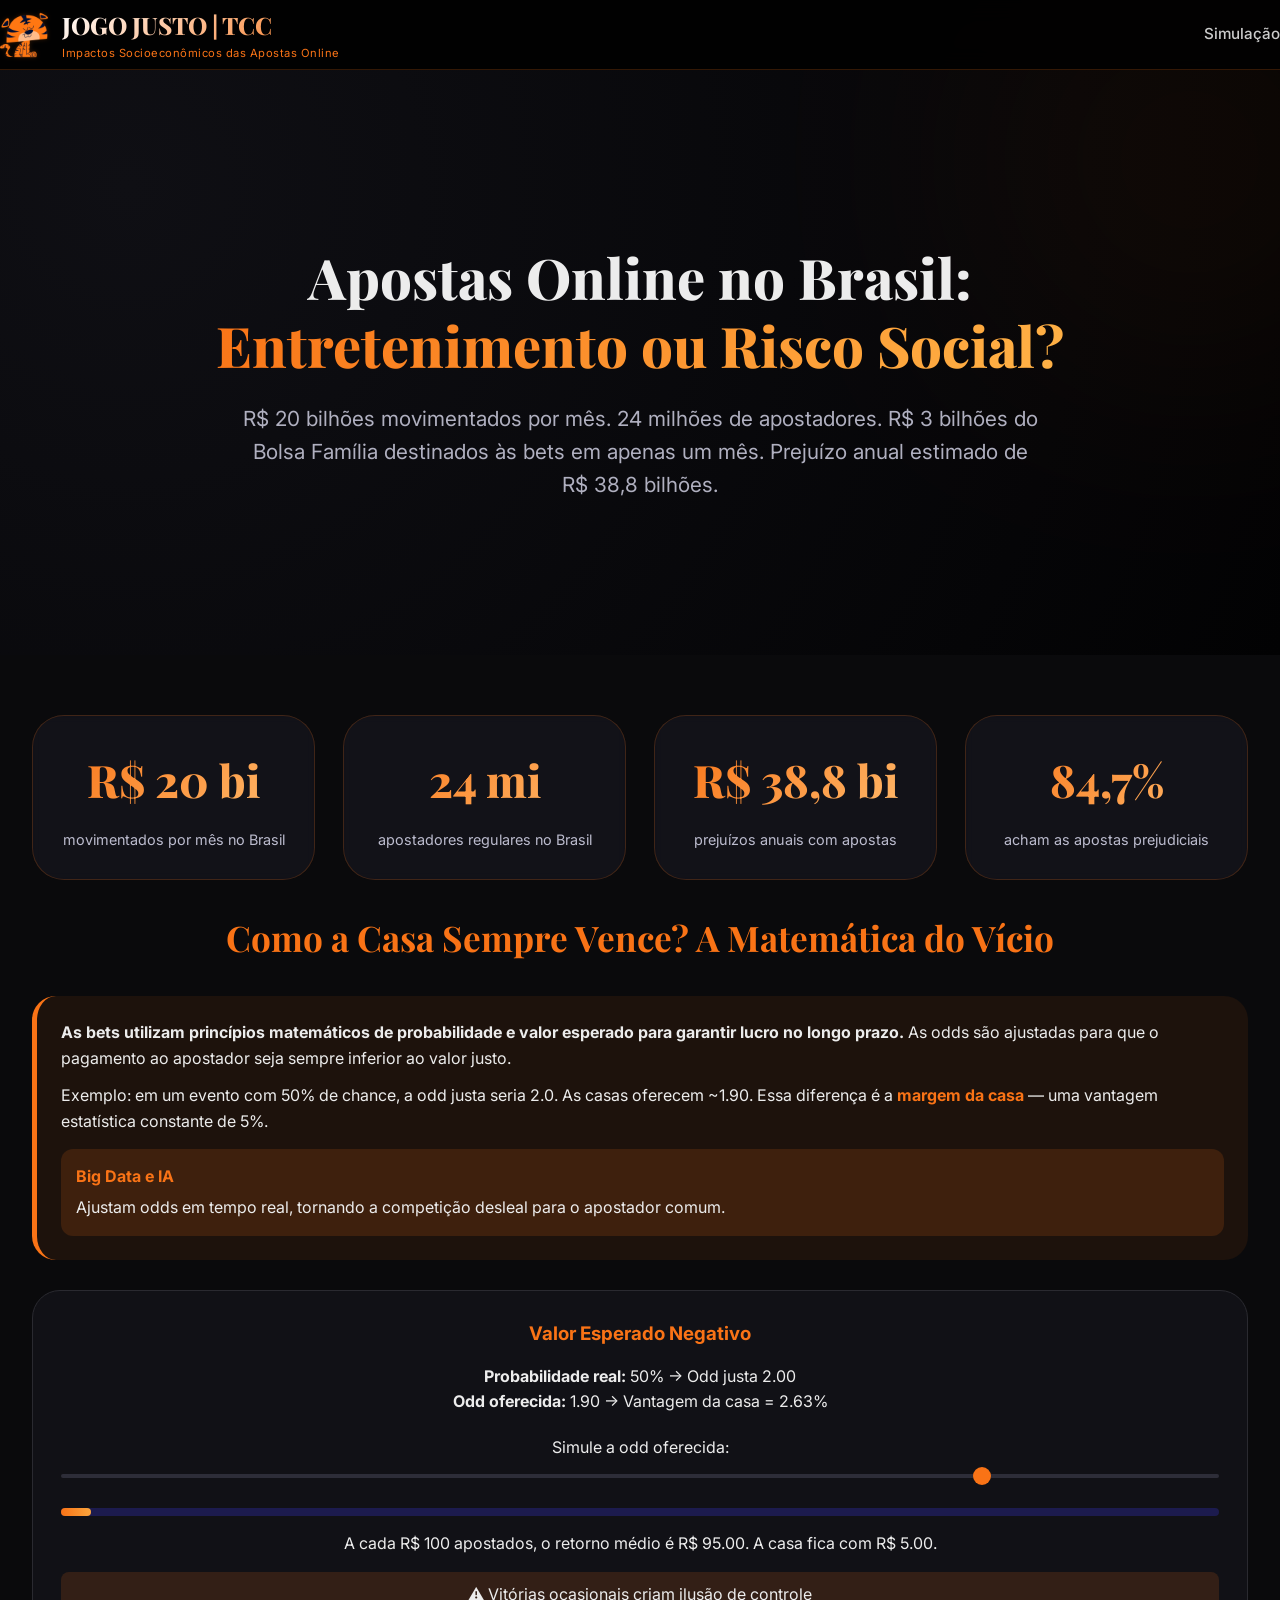
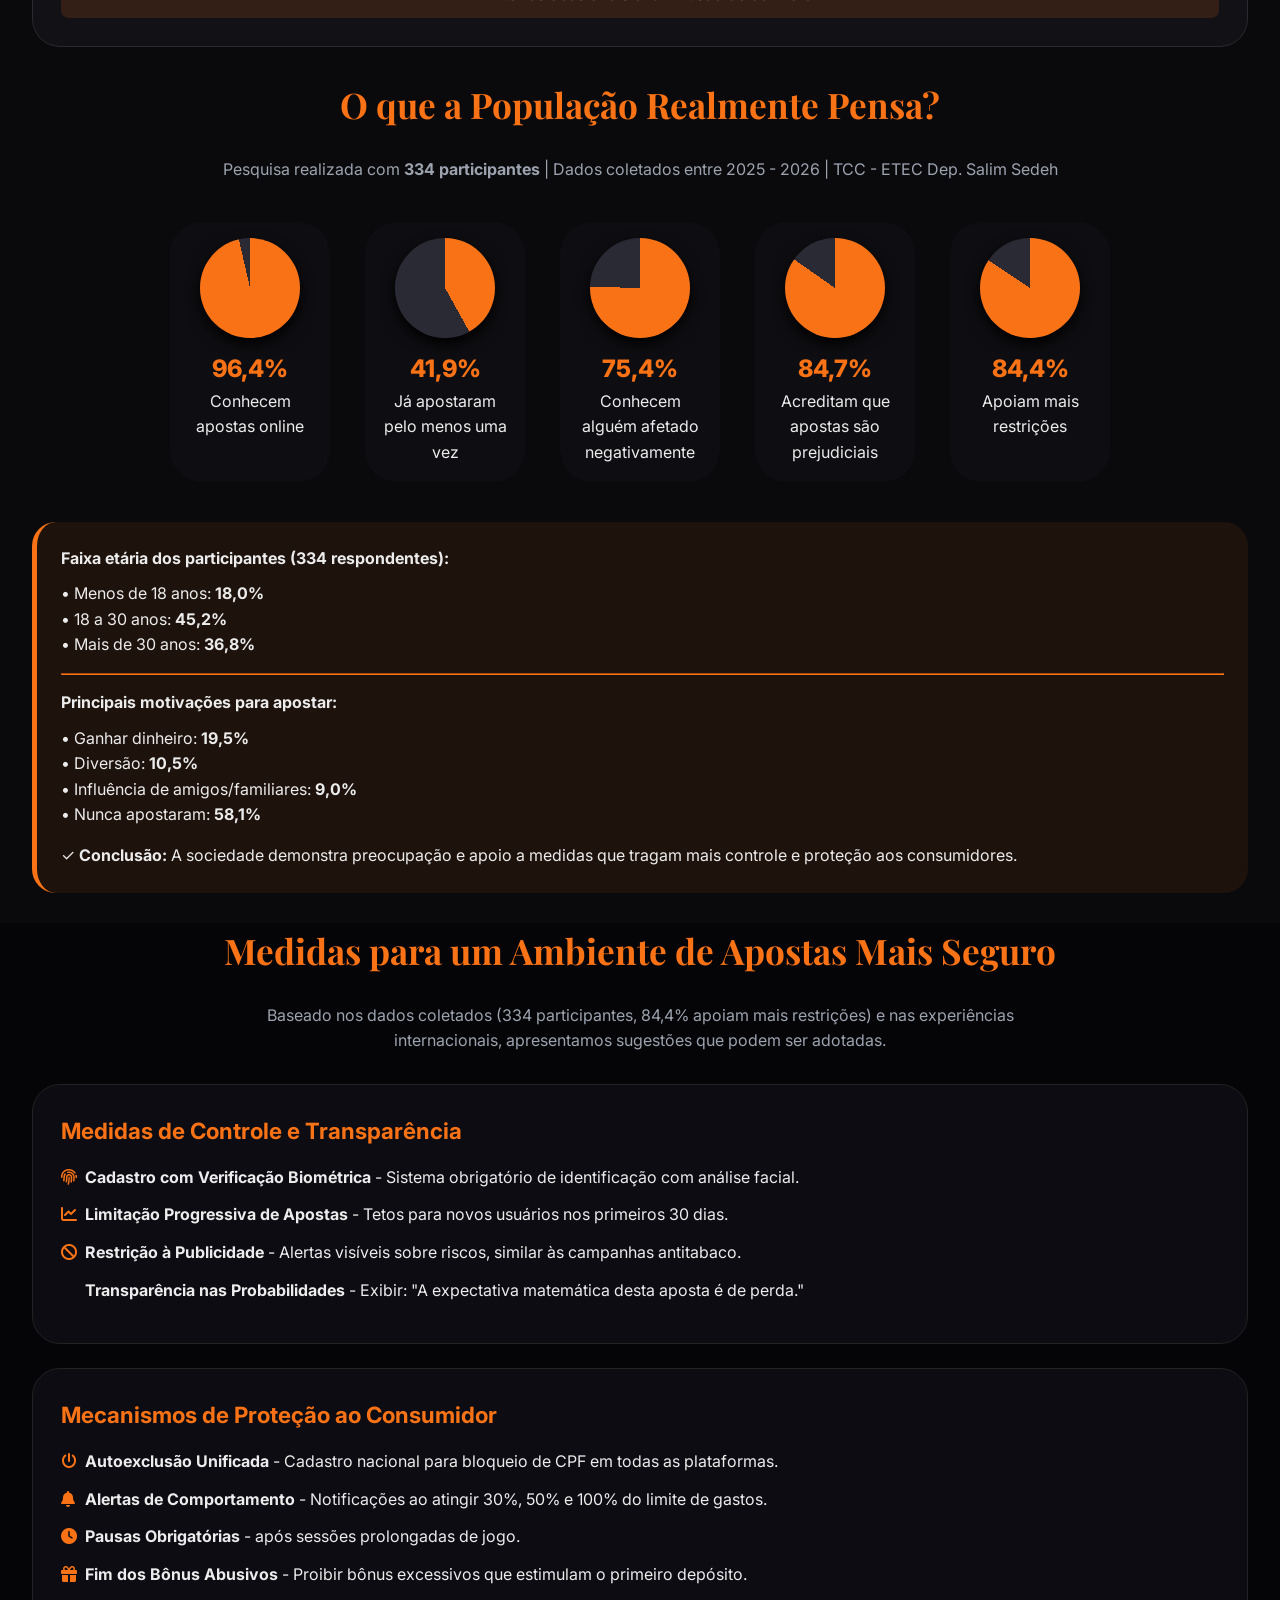
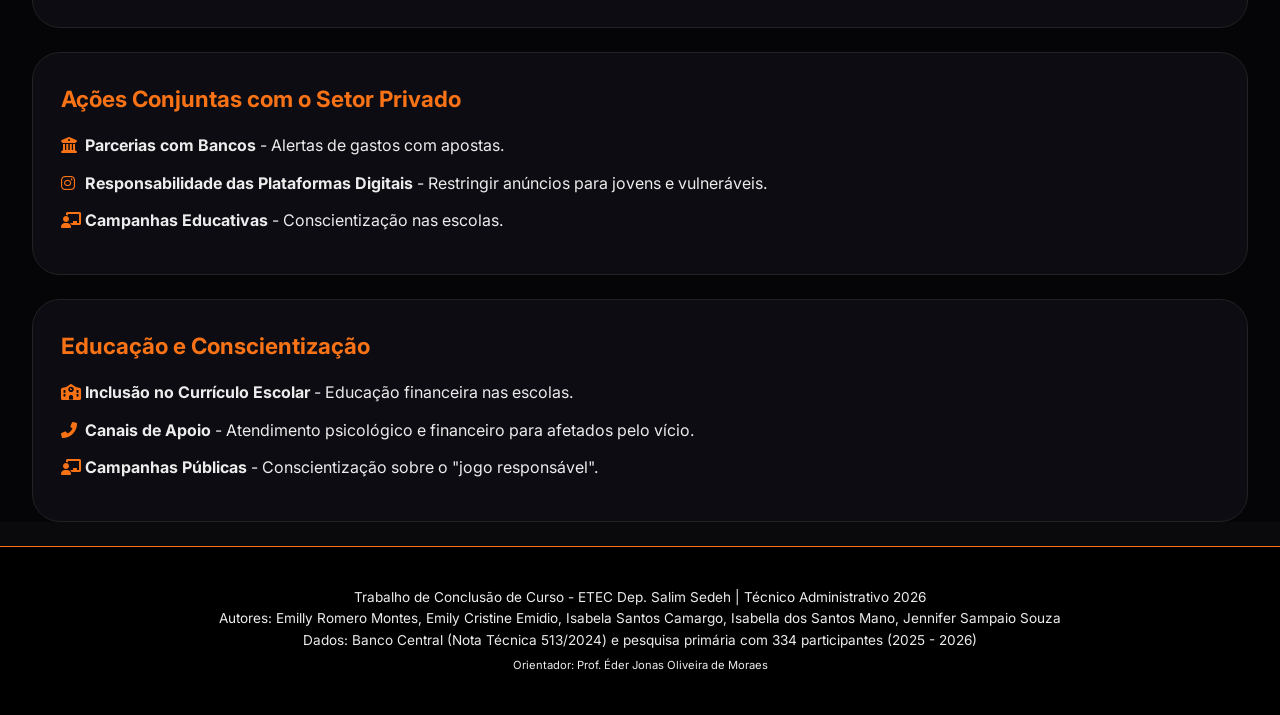
<file: index.html>
<!DOCTYPE html>
<html lang="pt-br">
<head>
    <meta charset="UTF-8" />
    <meta name="viewport" content="width=device-width, initial-scale=1.0, user-scalable=yes" />
    <title>TCC | Técnico Administração</title>
    <link rel="icon" type="image/x-icon" href="tigre.ico" />
    <link rel="shortcut icon" href="tigre.ico" type="image/x-icon" />
    <link href="https://fonts.googleapis.com/css2?family=Playfair+Display:wght@400;500;600;700;800;900&family=Inter:opsz,wght@14..32,300;400;500;600;700;800&display=swap" rel="stylesheet" />
    <link rel="stylesheet" href="https://cdnjs.cloudflare.com/ajax/libs/font-awesome/6.0.0-beta3/css/all.min.css" />
    <link rel="stylesheet" href="tcc_adm.css" />
</head>
<body>
    <header>
        <div class="container navbar">
            <div class="logo">
                <img src="tiger.png" alt="Tigre" class="logo-img" onerror="this.style.display='none'" />
                <div class="logo-text">
                    <h1>JOGO JUSTO | TCC</h1>
                    <p>Impactos Socioeconômicos das Apostas Online</p>
                </div>
            </div>
            
            <button class="hamburger" id="hamburgerBtn" aria-label="Menu">
                <span></span>
                <span></span>
                <span></span>
            </button>
            
            <div class="nav-links">
                <a href="simulacao.html">Simulação</a>
            </div>
        </div>
    </header>

    <div class="menu-overlay" id="menuOverlay"></div>
    <div class="side-menu" id="sideMenu">
        <a href="simulacao.html">
            <i class="fas fa-gamepad"></i>
            Simulação
        </a>
    </div>

    <section class="hero">
        <div class="container">
            <h2>Apostas Online no Brasil: <span>Entretenimento ou Risco Social?</span></h2>
            <p>R$ 20 bilhões movimentados por mês. 24 milhões de apostadores. R$ 3 bilhões do Bolsa Família destinados às bets em apenas um mês. Prejuízo anual estimado de R$ 38,8 bilhões.</p>
        </div>
    </section>

    <div class="container" id="impactos">
        <div class="stats-grid">
            <div class="stat-card"><div class="stat-number" data-target="20">R$ 0 bi</div><div class="stat-label">movimentados por mês no Brasil</div></div>
            <div class="stat-card"><div class="stat-number" data-target="24">0 mi</div><div class="stat-label">apostadores regulares no Brasil</div></div>
            <div class="stat-card"><div class="stat-number" data-target="38.8">R$ 0 bi</div><div class="stat-label">prejuízos anuais com apostas</div></div>
            <div class="stat-card"><div class="stat-number" data-target="84.7">0%</div><div class="stat-label">acham as apostas prejudiciais</div></div>
        </div>
    </div>

    <section id="matematica">
        <div class="container">
            <h2 class="section-title">Como a Casa Sempre Vence? A Matemática do Vício</h2>
            <div class="highlight-box">
                <p><strong>As bets utilizam princípios matemáticos de probabilidade e valor esperado para garantir lucro no longo prazo.</strong> As odds são ajustadas para que o pagamento ao apostador seja sempre inferior ao valor justo.</p>
                <p style="margin-top: 12px;">Exemplo: em um evento com 50% de chance, a odd justa seria 2.0. As casas oferecem ~1.90. Essa diferença é a <strong style="color: #f97316;">margem da casa</strong> — uma vantagem estatística constante de 5%.</p>
                <div style="background: rgba(249, 115, 22, 0.15); border-radius: 12px; padding: 15px; margin-top: 15px;">
                    <strong style="color: #f97316;"> Big Data e IA</strong>
                    <p style="margin-top: 5px;">Ajustam odds em tempo real, tornando a competição desleal para o apostador comum.</p>
                </div>
            </div>
            <div class="simulator-card">
                <h3 style="color:#f97316; margin-bottom: 15px;">Valor Esperado Negativo</h3>
                <p><strong>Probabilidade real:</strong> 50% → Odd justa 2.00</p>
                <p><strong>Odd oferecida:</strong> <span id="oddValue">1.90</span> → Vantagem da casa = <span id="houseEdge">5.26</span>%</p>
                <div class="slider-container"><label>Simule a odd oferecida:</label><input type="range" id="oddSlider" min="1.50" max="2.00" step="0.01" value="1.90" /></div>
                <div class="progress-bar-bg"><div id="edgeBar" style="width: 5.26%; background: linear-gradient(90deg, #f97316, #faa53d); height: 8px; border-radius: 4px;"></div></div>
                <p>A cada R$ 100 apostados, o retorno médio é R$ <span id="expectedReturn">95.00</span>. A casa fica com R$ <span id="houseTake">5.00</span>.</p>
                <div style="background: rgba(249, 115, 22, 0.15); border-radius: 8px; padding: 10px; margin-top: 15px;">⚠️ Vitórias ocasionais criam ilusão de controle</div>
            </div>
        </div>
    </section>

    <section id="pesquisa">
        <div class="container">
            <h2 class="section-title">O que a População Realmente Pensa?</h2>
            <p class="section-sub">Pesquisa realizada com <strong>334 participantes</strong> | Dados coletados entre 2025 - 2026 | TCC - ETEC Dep. Salim Sedeh</p>
            <div class="chart-container">
                <div class="chart-item"><div class="pie-chart" style="background: conic-gradient(#f97316 0% 96.4%, #2a2a35 96.4% 100%);"></div><div class="chart-value">96,4%</div><div>Conhecem apostas online</div></div>
                <div class="chart-item"><div class="pie-chart" style="background: conic-gradient(#f97316 0% 41.9%, #2a2a35 41.9% 100%);"></div><div class="chart-value">41,9%</div><div>Já apostaram pelo menos uma vez</div></div>
                <div class="chart-item"><div class="pie-chart" style="background: conic-gradient(#f97316 0% 75.4%, #2a2a35 75.4% 100%);"></div><div class="chart-value">75,4%</div><div>Conhecem alguém afetado negativamente</div></div>
                <div class="chart-item"><div class="pie-chart" style="background: conic-gradient(#f97316 0% 84.7%, #2a2a35 84.7% 100%);"></div><div class="chart-value">84,7%</div><div>Acreditam que apostas são prejudiciais</div></div>
                <div class="chart-item"><div class="pie-chart" style="background: conic-gradient(#f97316 0% 84.4%, #2a2a35 84.4% 100%);"></div><div class="chart-value">84,4%</div><div>Apoiam mais restrições</div></div>
            </div>
            <div class="highlight-box">
                <p><strong>Faixa etária dos participantes (334 respondentes):</strong></p>
                <ul style="margin-top: 10px; list-style: none;"><li>• Menos de 18 anos: <strong>18,0%</strong></li> <li>• 18 a 30 anos: <strong>45,2%</strong></li> <li>• Mais de 30 anos: <strong>36,8%</strong></li></ul>
                <hr style="margin: 15px 0; border-color: #f97316;" />
                <p><strong>Principais motivações para apostar:</strong></p>
                <ul style="margin-top: 10px; list-style: none;"><li>• Ganhar dinheiro: <strong>19,5%</strong></li><li>• Diversão: <strong>10,5%</strong></li><li>• Influência de amigos/familiares: <strong>9,0%</strong></li><li>• Nunca apostaram: <strong>58,1%</strong></li></ul>
                <p style="margin-top: 15px;"> ✓ <strong>Conclusão:</strong> A sociedade demonstra preocupação e apoio a medidas que tragam mais controle e proteção aos consumidores.</p>
            </div>
        </div>
    </section>

    <section id="medidas" style="background: #050508;">
        <div class="container">
            <h2 class="section-title">Medidas para um Ambiente de Apostas Mais Seguro</h2>
            <p class="section-sub">Baseado nos dados coletados (334 participantes, 84,4% apoiam mais restrições) e nas experiências internacionais, apresentamos sugestões que podem ser adotadas.</p>
            <div class="card-medidas"><h3>Medidas de Controle e Transparência</h3><ul><li><i class="fas fa-fingerprint"></i> <strong>Cadastro com Verificação Biométrica</strong> - Sistema obrigatório de identificação com análise facial.</li><li><i class="fas fa-chart-line"></i> <strong>Limitação Progressiva de Apostas</strong> - Tetos para novos usuários nos primeiros 30 dias.</li><li><i class="fas fa-ban"></i> <strong>Restrição à Publicidade</strong> - Alertas visíveis sobre riscos, similar às campanhas antitabaco.</li><li><i class="fas fa-chart-simple"></i> <strong>Transparência nas Probabilidades</strong> - Exibir: "A expectativa matemática desta aposta é de perda."</li></ul></div>
            <div class="card-medidas"><h3>Mecanismos de Proteção ao Consumidor</h3><ul><li><i class="fas fa-power-off"></i> <strong>Autoexclusão Unificada</strong> - Cadastro nacional para bloqueio de CPF em todas as plataformas.</li><li><i class="fas fa-bell"></i> <strong>Alertas de Comportamento</strong> - Notificações ao atingir 30%, 50% e 100% do limite de gastos.</li><li><i class="fas fa-clock"></i> <strong>Pausas Obrigatórias</strong> - após sessões prolongadas de jogo.</li><li><i class="fas fa-gift"></i> <strong>Fim dos Bônus Abusivos</strong> - Proibir bônus excessivos que estimulam o primeiro depósito.</li></ul></div>
            <div class="card-medidas"><h3>Ações Conjuntas com o Setor Privado</h3><ul><li><i class="fas fa-university"></i> <strong>Parcerias com Bancos</strong> - Alertas de gastos com apostas.</li><li><i class="fab fa-instagram"></i> <strong>Responsabilidade das Plataformas Digitais</strong> - Restringir anúncios para jovens e vulneráveis.</li><li><i class="fas fa-chalkboard-user"></i> <strong>Campanhas Educativas</strong> - Conscientização nas escolas.</li></ul></div>
            <div class="card-medidas"><h3>Educação e Conscientização</h3><ul><li><i class="fas fa-school"></i> <strong>Inclusão no Currículo Escolar</strong> - Educação financeira nas escolas.</li><li><i class="fas fa-phone-alt"></i> <strong>Canais de Apoio</strong> - Atendimento psicológico e financeiro para afetados pelo vício.</li><li><i class="fas fa-chalkboard-teacher"></i> <strong>Campanhas Públicas</strong> - Conscientização sobre o "jogo responsável".</li></ul></div>
        </div>
    </section>

    <footer>
        <div class="container">
            <p>Trabalho de Conclusão de Curso - ETEC Dep. Salim Sedeh | Técnico Administrativo 2026</p>
            <p>Autores: Emilly Romero Montes, Emily Cristine Emidio, Isabela Santos Camargo, Isabella dos Santos Mano, Jennifer Sampaio Souza</p>
            <p>Dados: Banco Central (Nota Técnica 513/2024) e pesquisa primária com 334 participantes (2025 - 2026)</p>
            <p style="margin-top: 5px; font-size: 0.7rem;">Orientador: Prof. Éder Jonas Oliveira de Moraes</p>
        </div>
    </footer>

    <script src="tcc_adm.js"></script>
</body>
</html>
</file>
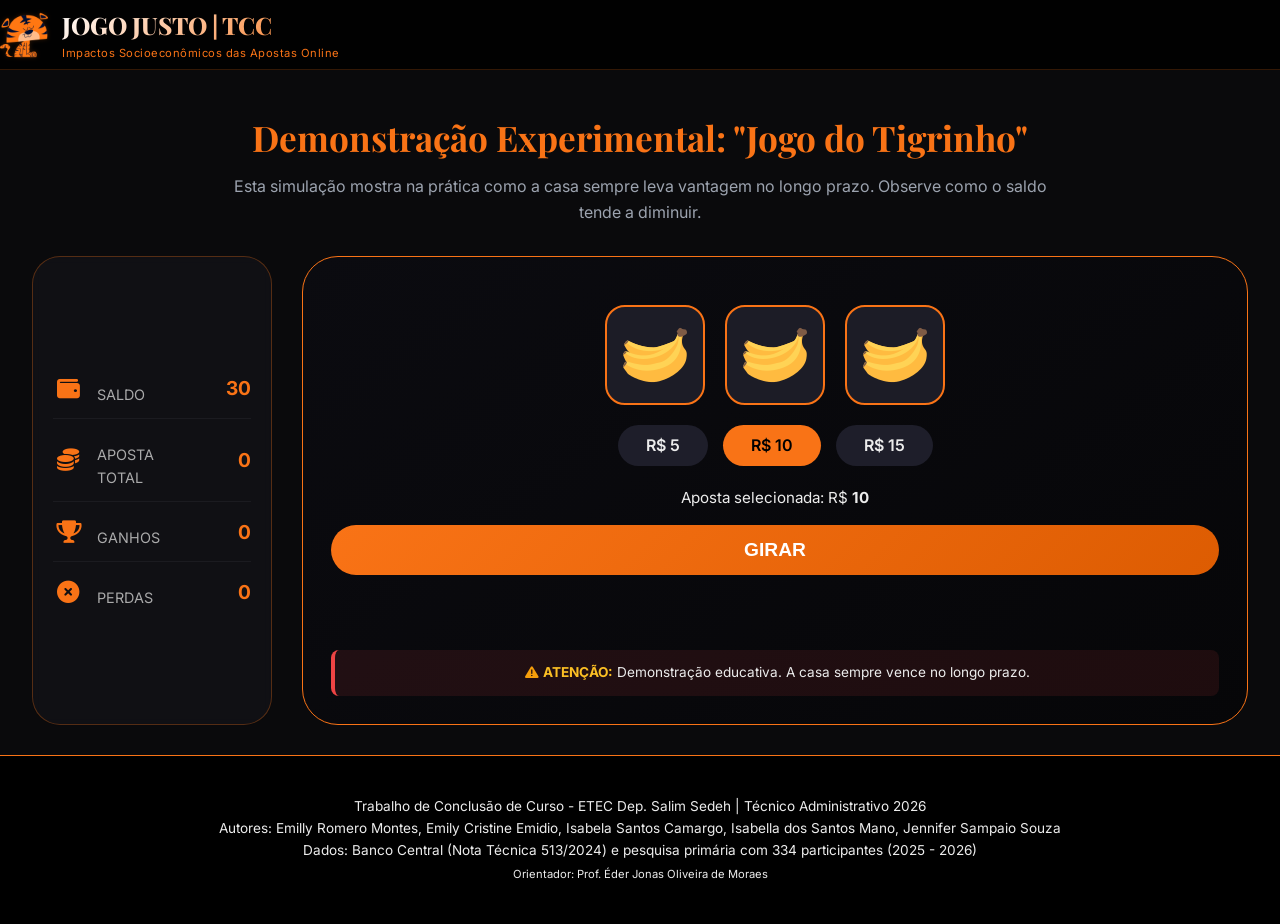
<file: simulacao.html>
<!DOCTYPE html>
<html lang="pt-br">
<head>
    <meta charset="UTF-8" />
    <meta name="viewport" content="width=device-width, initial-scale=1.0, user-scalable=yes" />
    <title>Simulação | TCC Administração</title>
    <link rel="icon" type="image/x-icon" href="tigre.ico" />
    <link rel="shortcut icon" href="tigre.ico" type="image/x-icon" />
    <link href="https://fonts.googleapis.com/css2?family=Playfair+Display:wght@400;500;600;700;800;900&family=Inter:opsz,wght@14..32,300;400;500;600;700;800&display=swap" rel="stylesheet" />
    <link rel="stylesheet" href="https://cdnjs.cloudflare.com/ajax/libs/font-awesome/6.0.0-beta3/css/all.min.css" />
    <link rel="stylesheet" href="tcc_adm.css" />

    <style>
        #demo {
            padding-top: 40px;
        }
        #demo .section-title {
            margin-bottom: 8px;
        }
        #demo .section-sub {
            margin-top: 0;
            margin-bottom: 30px;
        }

        .simulation-wrapper {
            display: flex;
            gap: 30px;
            align-items: stretch;
            margin: 30px 0;
        }

        .stats-col {
            flex: 0 0 240px;
            background: rgba(20, 20, 28, 0.6);
            backdrop-filter: blur(4px);
            border-radius: 28px;
            padding: 24px 20px;
            border: 1px solid rgba(249, 115, 22, 0.3);
            display: flex;
            flex-direction: column;
            justify-content: center;
        }

        .stats-col .stat-item {
            display: flex;
            align-items: center;
            gap: 14px;
            padding: 12px 0;
            border-bottom: 1px solid rgba(255,255,255,0.05);
        }
        .stats-col .stat-item:last-child {
            border-bottom: none;
        }
        .stats-col .stat-item i {
            font-size: 1.4rem;
            width: 30px;
            color: #f97316;
            text-align: center;
        }
        .stats-col .stat-item .stat-label {
            font-size: 0.9rem;
            color: #aaa;
            flex: 1;
        }
        .stats-col .stat-item .stat-value {
            font-weight: 700;
            font-size: 1.2rem;
            color: #f97316;
            min-width: 70px;
            text-align: right;
        }

        .game-col {
            flex: 1;
            background: linear-gradient(145deg, #0b0b10, #060608);
            border-radius: 36px;
            padding: 28px;
            border: 1px solid #f97316;
        }

        .slots {
            display: flex;
            justify-content: center;
            gap: 20px;
            margin: 20px 0;
            flex-wrap: wrap;
        }
        .slot {
            width: 100px;
            height: 100px;
            background: #1c1c26;
            border-radius: 20px;
            display: flex;
            align-items: center;
            justify-content: center;
            border: 2px solid #f97316;
        }
        .slot img {
            max-width: 80%;
            max-height: 80%;
            object-fit: contain;
        }

        .bet-buttons {
            display: flex;
            justify-content: center;
            gap: 15px;
            margin: 20px 0;
            flex-wrap: wrap;
        }
        .bet-btn {
            background: #1E1E2A;
            padding: 8px 28px;
            border-radius: 40px;
            font-weight: 600;
            cursor: pointer;
            transition: 0.2s;
        }
        .bet-btn.active, .bet-btn:hover {
            background: #f97316;
            color: black;
        }
        .spin-btn {
            background: linear-gradient(135deg, #f97316, #dd5c02);
            width: 100%;
            padding: 14px;
            border: none;
            border-radius: 60px;
            font-weight: 800;
            font-size: 1.2rem;
            color: white;
            cursor: pointer;
            margin: 10px 0;
        }

        #gameMessage {
            text-align: center;
            margin-top: 15px;
            min-height: 40px;
            font-weight: 500;
        }

        .warning-box {
            background: rgba(239,68,68,0.1);
            border-left: 4px solid #ef4444;
            padding: 12px;
            margin-top: 20px;
            border-radius: 8px;
            font-size: 0.85rem;
            text-align: center;
        }

        @media (max-width: 900px) {
            .stats-col {
                flex: 0 0 200px;
                padding: 20px 16px;
            }
            .stats-col .stat-item i {
                font-size: 1.2rem;
                width: 25px;
            }
            .stats-col .stat-item .stat-value {
                font-size: 1rem;
                min-width: 55px;
            }
            .stats-col .stat-item .stat-label {
                font-size: 0.8rem;
            }
            .slot {
                width: 80px;
                height: 80px;
            }
            .slot img {
                width: 50px;
            }
        }

        @media (max-width: 768px) {
            #demo {
                padding-top: 10px;
            }
            #demo .section-title {
                font-size: 1.4rem;
                margin-bottom: 4px;
                margin-top: 0;
            }
            #demo .section-sub {
                font-size: 0.85rem;
                margin-bottom: 16px;
                margin-top: 0;
                padding: 0 10px;
            }

            .simulation-wrapper {
                flex-direction: column;
                gap: 20px;
                margin: 15px 0;
            }

            .stats-col {
                flex: 1 1 auto;
                flex-direction: row;
                flex-wrap: wrap;
                justify-content: space-around;
                padding: 16px 12px;
                gap: 4px;
                border-radius: 20px;
            }
            .stats-col .stat-item {
                border-bottom: none;
                padding: 6px 0;
                flex: 1 0 45%;
                justify-content: flex-start;
                gap: 10px;
            }
            .stats-col .stat-item i {
                font-size: 1rem;
                width: 20px;
            }
            .stats-col .stat-item .stat-label {
                font-size: 0.7rem;
            }
            .stats-col .stat-item .stat-value {
                font-size: 0.9rem;
                min-width: 45px;
            }

            .game-col {
                padding: 20px 16px;
                border-radius: 28px;
            }

            .slots {
                gap: 12px;
                margin: 12px 0;
            }
            .slot {
                width: 65px;
                height: 65px;
                border-radius: 14px;
            }
            .slot img {
                width: 40px;
            }

            .bet-buttons {
                gap: 10px;
                margin: 12px 0;
            }
            .bet-btn {
                padding: 6px 18px;
                font-size: 0.85rem;
            }

            .spin-btn {
                padding: 12px;
                font-size: 1rem;
                margin: 6px 0;
            }

            #gameMessage {
                min-height: 30px;
                font-size: 0.9rem;
            }

            .warning-box {
                font-size: 0.75rem;
                padding: 10px;
                margin-top: 12px;
            }

            /* Cabeçalho igual ao index */
            header {
                position: sticky;
                padding: 0;
            }

            .navbar {
                display: flex;
                justify-content: space-between;
                align-items: center;
                padding: 0;
                gap: 10px;
                height: 100%;
            }

            .logo {
                flex-direction: row;
                gap: 8px;
                align-items: center;
                flex-shrink: 0;
            }

            .logo-img {
                width: 36px;
                height: 36px;
                flex-shrink: 0;
            }

            .logo-text {
                text-align: left;
            }

            .logo-text h1 {
                font-size: 1rem;
                line-height: 1.1;
                font-weight: 800;
                font-family: 'Playfair Display', serif;
                background: linear-gradient(135deg, #FFFFFF, #f97316);
                -webkit-background-clip: text;
                background-clip: text;
                color: transparent;
            }

            .logo-text p {
                font-size: 0.55rem;
                line-height: 1.1;
                margin-top: 1px;
                letter-spacing: 0.3px;
                color: #f97316;
            }

            .navbar a {
                text-decoration: none;
                display: flex;
                align-items: center;
                gap: 8px;
            }

            .hamburger {
                display: flex !important;
                flex-shrink: 0;
                margin-left: auto;
            }
        }

        @media (max-width: 400px) {
            .stats-col .stat-item {
                flex: 1 0 100%;
                justify-content: flex-start;
            }
            .slot {
                width: 55px;
                height: 55px;
                border-radius: 10px;
            }
            .slot img {
                width: 32px;
            }
            .bet-btn {
                padding: 4px 14px;
                font-size: 0.75rem;
            }
            .game-col {
                padding: 16px 12px;
            }

            .logo-img {
                width: 30px;
                height: 30px;
            }
            .logo-text h1 {
                font-size: 0.85rem;
            }
            .logo-text p {
                font-size: 0.45rem;
            }

            #demo {
                padding-top: 6px;
            }
            #demo .section-title {
                font-size: 1.2rem;
                margin-bottom: 2px;
            }
            #demo .section-sub {
                font-size: 0.75rem;
                margin-bottom: 12px;
            }
        }

        @media (min-width: 769px) {
            .hamburger {
                display: none !important;
            }
            .side-menu {
                display: none !important;
            }
            .menu-overlay {
                display: none !important;
            }
        }
    </style>
</head>
<body>
    <header>
        <div class="container navbar">
            <a href="index.html" style="text-decoration: none; display: flex; align-items: center; gap: 8px;">
                <div class="logo">
                    <img src="tiger.png" alt="Tigre" class="logo-img" onerror="this.style.display='none'" />
                    <div class="logo-text">
                        <h1>JOGO JUSTO | TCC</h1>
                        <p>Impactos Socioeconômicos das Apostas Online</p>
                    </div>
                </div>
            </a>
            
            <button class="hamburger" id="hamburgerBtn" aria-label="Menu">
                <span></span>
                <span></span>
                <span></span>
            </button>
        </div>
    </header>

    <div class="menu-overlay" id="menuOverlay"></div>
    <div class="side-menu" id="sideMenu">
        <a href="index.html">
            <i class="fas fa-home"></i>
            Início
        </a>
        <a href="simulacao.html">
            <i class="fas fa-gamepad"></i>
            Simulação
        </a>
    </div>

    <section id="demo">
        <div class="container">
            <h2 class="section-title">Demonstração Experimental: "Jogo do Tigrinho"</h2>
            <p class="section-sub">Esta simulação mostra na prática como a casa sempre leva vantagem no longo prazo. Observe como o saldo tende a diminuir.</p>

            <div class="simulation-wrapper">
                <div class="stats-col">
                    <div class="stat-item">
                        <i class="fas fa-wallet"></i>
                        <span class="stat-label">SALDO</span>
                        <span class="stat-value" id="balance">30</span>
                    </div>
                    <div class="stat-item">
                        <i class="fas fa-coins"></i>
                        <span class="stat-label">APOSTA TOTAL</span>
                        <span class="stat-value" id="totalBet">0</span>
                    </div>
                    <div class="stat-item">
                        <i class="fas fa-trophy"></i>
                        <span class="stat-label">GANHOS</span>
                        <span class="stat-value" id="totalWon">0</span>
                    </div>
                    <div class="stat-item">
                        <i class="fas fa-times-circle"></i>
                        <span class="stat-label">PERDAS</span>
                        <span class="stat-value" id="totalLost">0</span>
                    </div>
                </div>

                <div class="game-col">
                    <div class="slots">
                        <div class="slot" id="slot1"><img src="banana.png" alt="?" /></div>
                        <div class="slot" id="slot2"><img src="banana.png" alt="?" /></div>
                        <div class="slot" id="slot3"><img src="banana.png" alt="?" /></div>
                    </div>

                    <div class="bet-buttons">
                        <div class="bet-btn" data-bet="5">R$ 5</div>
                        <div class="bet-btn active" data-bet="10">R$ 10</div>
                        <div class="bet-btn" data-bet="15">R$ 15</div>
                    </div>

                    <div style="text-align: center; margin: 15px 0; font-size: 0.95rem;">
                        Aposta selecionada: R$ <strong id="currentBetDisplay">10</strong>
                    </div>

                    <button class="spin-btn" id="spinBtn">GIRAR</button>
                    <button class="spin-btn" id="restartBtn" style="display: none; background: #8223ca;">JOGAR NOVAMENTE</button>

                    <div id="gameMessage"></div>

                    <div class="warning-box">
                        <i class="fas fa-exclamation-triangle" style="color: #f59e0b;"></i>
                        <strong style="color: #fbbf24;">ATENÇÃO:</strong> Demonstração educativa. A casa sempre vence no longo prazo.
                    </div>
                </div>
            </div>
        </div>
    </section>

    <footer>
        <div class="container">
            <p>Trabalho de Conclusão de Curso - ETEC Dep. Salim Sedeh | Técnico Administrativo 2026</p>
            <p>Autores: Emilly Romero Montes, Emily Cristine Emidio, Isabela Santos Camargo, Isabella dos Santos Mano, Jennifer Sampaio Souza</p>
            <p>Dados: Banco Central (Nota Técnica 513/2024) e pesquisa primária com 334 participantes (2025 - 2026)</p>
            <p style="margin-top: 5px; font-size: 0.7rem;">Orientador: Prof. Éder Jonas Oliveira de Moraes</p>
        </div>
    </footer>

    <script>
        // ============================================================
        //  SIMULAÇÃO "JOGO DO TIGRINHO"
        // ============================================================

        const SYMBOLS = [
            { id: 'banana',  src: 'banana.png', multiplier: 2,  probability: 0.55 },
            { id: 'fruit',   src: 'fruit.png',  multiplier: 3,  probability: 0.25 },
            { id: 'grape',   src: 'grape.png',  multiplier: 5,  probability: 0.10 },
            { id: 'money',   src: 'money.png',  multiplier: 8,  probability: 0.05 },
            { id: 'bag',     src: 'bag.png',    multiplier: 12, probability: 0.03 },
            { id: 'cards',   src: 'cards.png',  multiplier: 25, probability: 0.015 },
            { id: 'seven',   src: 'seven.png',  multiplier: 40, probability: 0.005 }
        ];

        let balance = 30;
        let currentBet = 10;
        let totalBet = 0;
        let totalWon = 0;
        let totalLost = 0;
        let spinning = false;
        let gameOver = false;

        const slotElements = [
            document.getElementById('slot1'),
            document.getElementById('slot2'),
            document.getElementById('slot3')
        ];
        const balanceEl = document.getElementById('balance');
        const totalBetEl = document.getElementById('totalBet');
        const totalWonEl = document.getElementById('totalWon');
        const totalLostEl = document.getElementById('totalLost');
        const currentBetDisplay = document.getElementById('currentBetDisplay');
        const gameMessageEl = document.getElementById('gameMessage');
        const spinBtn = document.getElementById('spinBtn');
        const restartBtn = document.getElementById('restartBtn');
        const betButtons = document.querySelectorAll('.bet-btn');

        function getRandomSymbol() {
            const rand = Math.random();
            let cumulative = 0;
            for (const symbol of SYMBOLS) {
                cumulative += symbol.probability;
                if (rand <= cumulative) return symbol;
            }
            return SYMBOLS[0];
        }

        function generateSpinResult() {
            return [getRandomSymbol(), getRandomSymbol(), getRandomSymbol()];
        }

        function checkWin(symbols) {
            const [s1, s2, s3] = symbols;
            if (s1.id === s2.id && s2.id === s3.id) {
                return s1.multiplier;
            }
            return 0;
        }

        function updateUI() {
            balanceEl.textContent = balance;
            totalBetEl.textContent = totalBet;
            totalWonEl.textContent = totalWon;
            totalLostEl.textContent = totalLost;
            currentBetDisplay.textContent = currentBet;

            betButtons.forEach(btn => {
                const val = parseInt(btn.dataset.bet);
                btn.classList.toggle('active', val === currentBet);
            });

            gameOver = balance < 5;
            
            if (gameOver) {
                spinBtn.style.display = 'none';
                restartBtn.style.display = 'block';
                if (!gameMessageEl.innerHTML.includes('VITÓRIA') && !gameMessageEl.innerHTML.includes('perdeu') && !gameMessageEl.innerHTML.includes('🎉') && !gameMessageEl.innerHTML.includes('❌')) {
                    gameMessageEl.innerHTML = '<div style="color:#f97316; font-weight:600;">💸 Fim do jogo! A casa sempre vence no longo prazo.</div>';
                }
            } else {
                spinBtn.style.display = 'block';
                restartBtn.style.display = 'none';
                spinBtn.disabled = (balance < currentBet) || spinning;
            }
        }

        function renderSlots(symbols) {
            symbols.forEach((symbol, index) => {
                slotElements[index].innerHTML = `<img src="${symbol.src}" alt="${symbol.id}">`;
            });
        }

        function spin() {
            if (spinning) return;
            if (gameOver) {
                gameMessageEl.innerHTML = '<div style="color:#f97316;">O jogo acabou. Clique em "Jogar novamente".</div>';
                return;
            }
            if (balance < currentBet) {
                gameMessageEl.innerHTML = '<div style="color:#ef4444;">Saldo insuficiente.</div>';
                return;
            }

            spinning = true;
            spinBtn.disabled = true;

            balance -= currentBet;
            totalBet += currentBet;
            updateUI();

            let spinCount = 0;
            const interval = setInterval(() => {
                const tempSymbols = generateSpinResult();
                renderSlots(tempSymbols);
                spinCount++;

                if (spinCount >= 12) {
                    clearInterval(interval);

                    const finalSymbols = generateSpinResult();
                    renderSlots(finalSymbols);

                    const multiplier = checkWin(finalSymbols);
                    let winAmount = 0;

                    if (multiplier > 0) {
                        winAmount = currentBet * multiplier;
                        balance += winAmount;
                        totalWon += winAmount;
                        
                        let emoji = '🎉';
                        let color = '#fbbf24';
                        if (multiplier >= 12) {
                            emoji = '🔥';
                            color = '#f97316';
                        }
                        if (multiplier >= 25) {
                            emoji = '💎';
                            color = '#a78bfa';
                        }
                        if (multiplier >= 40) {
                            emoji = '👑';
                            color = '#fbbf24';
                        }
                        
                        gameMessageEl.innerHTML = `<div style="color:${color}; font-weight:600;">${emoji} VITÓRIA! Ganhou R$ ${winAmount} (x${multiplier}) ${emoji}</div>`;
                    } else {
                        totalLost += currentBet;
                        gameMessageEl.innerHTML = '<div style="color:#ef4444; font-weight:600;">❌ Você perdeu.</div>';
                    }

                    updateUI();
                    spinning = false;
                    spinBtn.disabled = false;

                    if (balance < 5) {
                        updateUI();
                    }
                }
            }, 55);
        }

        function restartGame() {
            spinning = false;
            gameOver = false;
            
            balance = 30;
            currentBet = 10;
            totalBet = 0;
            totalWon = 0;
            totalLost = 0;
            spinBtn.disabled = false;

            const defaultSymbol = SYMBOLS[0];
            renderSlots([defaultSymbol, defaultSymbol, defaultSymbol]);
            gameMessageEl.innerHTML = '';
            updateUI();
        }

        betButtons.forEach(btn => {
            btn.addEventListener('click', function() {
                if (spinning || gameOver) return;
                const value = parseInt(this.dataset.bet);
                if (value <= balance) {
                    currentBet = value;
                    updateUI();
                } else {
                    gameMessageEl.innerHTML = `<div style="color:#f59e0b;">Saldo insuficiente para R$ ${value}.</div>`;
                }
            });
        });

        spinBtn.addEventListener('click', spin);
        restartBtn.addEventListener('click', restartGame);

        const initialSymbol = SYMBOLS[0];
        renderSlots([initialSymbol, initialSymbol, initialSymbol]);
        updateUI();

        // ========== MENU HAMBÚRGUER ==========
        document.addEventListener('DOMContentLoaded', function() {
            const hamburgerBtn = document.getElementById('hamburgerBtn');
            const sideMenu = document.getElementById('sideMenu');
            const menuOverlay = document.getElementById('menuOverlay');

            function toggleMenu() {
                const isOpen = sideMenu.classList.contains('open');
                
                hamburgerBtn.classList.toggle('active');
                sideMenu.classList.toggle('open');
                menuOverlay.classList.toggle('active');
                
                if (!isOpen) {
                    document.body.classList.add('menu-open');
                } else {
                    document.body.classList.remove('menu-open');
                }
            }

            function closeMenu() {
                hamburgerBtn.classList.remove('active');
                sideMenu.classList.remove('open');
                menuOverlay.classList.remove('active');
                document.body.classList.remove('menu-open');
            }

            if (hamburgerBtn) {
                hamburgerBtn.addEventListener('click', toggleMenu);
            }
            if (menuOverlay) {
                menuOverlay.addEventListener('click', closeMenu);
            }

            window.addEventListener('resize', function() {
                if (window.innerWidth >= 769) {
                    closeMenu();
                }
            });

            document.querySelectorAll('.side-menu a').forEach(link => {
                link.addEventListener('click', closeMenu);
            });

            if (sideMenu) {
                sideMenu.addEventListener('touchmove', function(e) {
                    e.stopPropagation();
                }, { passive: false });
            }
        });
    </script>
</body>
</html>
</file>
<file: tcc_adm.css>
/* ========== RESET E BASE ========== */
* {
    margin: 0;
    padding: 0;
    box-sizing: border-box;
}

html, body {
    overflow-x: hidden;
    width: 100%;
}

body {
    font-family: 'Inter', sans-serif;
    background: #0A0A0C;
    color: #ECECEC;
    line-height: 1.6;
    scroll-behavior: smooth;
}

::-webkit-scrollbar {
    width: 8px;
}
::-webkit-scrollbar-track {
    background: #1a1a1f;
}
::-webkit-scrollbar-thumb {
    background: #f97316;
    border-radius: 10px;
}

.container {
    max-width: 1280px;
    width: 100%;
    margin: 0 auto;
    padding: 0 32px;
}

/* ========== HEADER / NAVBAR ========== */
header {
    background: rgba(0, 0, 0, 0.85);
    backdrop-filter: blur(12px);
    border-bottom: 1px solid rgba(249, 115, 22, 0.2);
    position: sticky;
    top: 0;
    z-index: 1000;
    width: 100%;
    height: 70px;
}

.navbar {
    display: flex;
    justify-content: space-between;
    align-items: center;
    height: 100%;
    padding: 0;
    gap: 20px;
}

.logo {
    display: flex;
    align-items: center;
    gap: 14px;
}

.logo-img {
    width: 48px;
    height: 48px;
    object-fit: contain;
    filter: drop-shadow(0 0 2px rgba(249,115,22,0.2));
}

.logo-text h1 {
    font-family: 'Playfair Display', serif;
    font-size: 1.5rem;
    font-weight: 800;
    background: linear-gradient(135deg, #FFFFFF, #f97316);
    -webkit-background-clip: text;
    background-clip: text;
    color: transparent;
}

.logo-text p {
    font-size: 0.7rem;
    color: #f97316;
    letter-spacing: 0.5px;
}

.nav-links {
    display: flex;
    gap: 32px;
    flex-wrap: wrap;
}

.nav-links a {
    color: #ccc;
    text-decoration: none;
    font-weight: 500;
    font-size: 0.95rem;
    transition: 0.2s;
    position: relative;
    white-space: nowrap;
}

.nav-links a::after {
    content: '';
    position: absolute;
    width: 0;
    height: 2px;
    bottom: -6px;
    left: 0;
    background: #f97316;
    transition: 0.2s;
}
.nav-links a:hover::after {
    width: 100%;
}
.nav-links a:hover {
    color: #f97316;
}

/* ========== MENU HAMBÚRGUER ========== */
.hamburger {
    display: none;
    flex-direction: column;
    justify-content: center;
    align-items: center;
    width: 30px;
    height: 30px;
    background: transparent;
    border: none;
    cursor: pointer;
    padding: 0;
    z-index: 1100;
    position: relative;
    gap: 5px;
}

.hamburger span {
    display: block;
    width: 28px;
    height: 3px;
    background: #f97316;
    border-radius: 10px;
    transition: all 0.3s ease-in-out;
    transform-origin: center;
    flex-shrink: 0;
}

.hamburger.active span:nth-child(1) {
    transform: translateY(0px) rotate(45deg);
}

.hamburger.active span:nth-child(2) {
    opacity: 0;
    transform: scaleX(0);
}

.hamburger.active span:nth-child(3) {
    transform: translateY(0px) rotate(-45deg);
}

/* Menu lateral */
.side-menu {
    position: fixed;
    top: 70px;
    right: -320px;
    width: 300px;
    height: calc(100vh - 70px);
    background: rgba(10, 10, 12, 0.98);
    backdrop-filter: blur(12px);
    border-left: 1px solid rgba(249, 115, 22, 0.2);
    transition: right 0.35s cubic-bezier(0.4, 0, 0.2, 1);
    z-index: 1040;
    padding: 30px 30px 30px;
    display: flex;
    flex-direction: column;
    gap: 8px;
    box-shadow: -10px 0 40px rgba(0,0,0,0.6);
    overflow-y: auto;
}

.side-menu.open {
    right: 0;
}

.side-menu a {
    color: #ECECEC;
    text-decoration: none;
    font-size: 1.2rem;
    font-weight: 500;
    padding: 14px 0;
    border-bottom: 1px solid rgba(255,255,255,0.05);
    transition: all 0.2s ease;
    display: flex;
    align-items: center;
    gap: 14px;
}

.side-menu a:hover {
    color: #f97316;
    padding-left: 10px;
}

.side-menu a i {
    width: 24px;
    color: #f97316;
    font-size: 1.2rem;
}

.menu-overlay {
    position: fixed;
    top: 70px;
    left: 0;
    width: 100%;
    height: calc(100vh - 70px);
    background: rgba(0,0,0,0.6);
    z-index: 1030;
    display: none;
    opacity: 0;
    transition: opacity 0.35s ease;
}

.menu-overlay.active {
    display: block;
    opacity: 1;
}

/* Bloqueio de rolagem do body */
body.menu-open {
    overflow: hidden !important;
    position: fixed !important;
    width: 100% !important;
    height: 100% !important;
}

/* ========== HERO ========== */
.hero {
    padding: 80px 0 70px;
    background: radial-gradient(circle at 10% 20%, #0f0f14, #020203);
    position: relative;
    text-align: center;
    min-height: 60vh;
    display: flex;
    align-items: center;
    justify-content: center;
}

.hero::before {
    content: '';
    position: absolute;
    width: 280px;
    height: 280px;
    background: #f97316;
    filter: blur(140px);
    opacity: 0.15;
    top: -50px;
    right: -50px;
    border-radius: 50%;
}

.hero .container {
    position: relative;
    z-index: 1;
}

.hero h2 {
    font-family: 'Playfair Display', serif;
    font-size: 3.2rem;
    font-weight: 800;
    line-height: 1.2;
    max-width: 900px;
    margin: 0 auto 24px;
}

.hero h2 span {
    background: linear-gradient(135deg, #f97316, #ffb347);
    -webkit-background-clip: text;
    background-clip: text;
    color: transparent;
}

.hero p {
    font-size: 1.2rem;
    max-width: 800px;
    margin: 0 auto;
    color: #b0b0c0;
    line-height: 1.6;
}

/* ========== STATS GRID ========== */
.stats-grid {
    display: grid;
    grid-template-columns: repeat(auto-fit, minmax(220px, 1fr));
    gap: 28px;
    margin: 60px 0 30px;
}
.stat-card {
    background: rgba(20, 20, 28, 0.8);
    backdrop-filter: blur(4px);
    border-radius: 32px;
    padding: 28px 20px;
    text-align: center;
    border: 1px solid rgba(249,115,22,0.2);
    transition: all 0.3s;
}
.stat-card:hover {
    transform: translateY(-8px);
    border-color: #f97316;
}
.stat-number {
    font-family: 'Playfair Display', serif;
    font-size: 2.8rem;
    font-weight: 800;
    background: linear-gradient(135deg, #f97316, #ffbc6e);
    -webkit-background-clip: text;
    background-clip: text;
    color: transparent;
}
.stat-label {
    font-size: 0.9rem;
    color: #bcbcce;
    margin-top: 12px;
}

/* ========== SECTION TITLES ========== */
.section-title {
    font-family: 'Playfair Display', serif;
    font-size: 2.2rem;
    font-weight: 700;
    margin-bottom: 24px;
    text-align: center;
    color: #f97316;
}

.section-sub {
    text-align: center;
    max-width: 850px;
    margin: 0 auto 30px;
    color: #9ca3af;
}

/* ========== HIGHLIGHT BOX ========== */
.highlight-box {
    background: rgba(249, 115, 22, 0.08);
    border-left: 5px solid #f97316;
    padding: 24px;
    border-radius: 24px;
    margin: 30px 0;
}

/* ========== SIMULATOR CARD ========== */
.simulator-card {
    background: #111116;
    border-radius: 28px;
    padding: 28px;
    margin: 30px 0;
    border: 1px solid #2a2a30;
    text-align: center;
}
.simulator-card .slider-container {
    margin: 20px 0;
}
.simulator-card input[type="range"] {
    width: 100%;
    margin: 10px 0;
    -webkit-appearance: none;
    appearance: none;
    background: #2d2d38;
    height: 4px;
    border-radius: 10px;
}
.simulator-card input[type="range"]::-webkit-slider-thumb {
    -webkit-appearance: none;
    width: 18px;
    height: 18px;
    background: #f97316;
    border-radius: 50%;
    cursor: pointer;
}
.simulator-card input[type="range"]::-moz-range-thumb {
    width: 18px;
    height: 18px;
    background: #f97316;
    border-radius: 50%;
    cursor: pointer;
    border: none;
}
.simulator-card .progress-bar-bg {
    height: 8px;
    background: #1c1b4e;
    border-radius: 4px;
    margin: 15px 0;
    width: 100%;
}
.simulator-card #edgeBar {
    width: 5%;
    background: linear-gradient(90deg, #f97316, #faa53d);
    height: 8px;
    border-radius: 4px;
}

/* ========== CHARTS ========== */
.chart-container {
    display: flex;
    justify-content: center;
    gap: 35px;
    flex-wrap: wrap;
    margin: 40px 0;
}
.chart-item {
    text-align: center;
    background: #0E0E12;
    padding: 16px;
    border-radius: 32px;
    width: 160px;
    transition: 0.2s;
}
.chart-item:hover { transform: scale(1.02); background: #17171f; }
.pie-chart {
    width: 100px;
    height: 100px;
    border-radius: 50%;
    margin: 0 auto 12px;
    box-shadow: 0 6px 14px black;
}
.chart-value {
    font-size: 1.5rem;
    font-weight: 800;
    color: #f97316;
}

/* ========== MEDIDAS CARDS ========== */
.card-medidas {
    background: #0C0C12;
    border-radius: 28px;
    padding: 28px;
    margin: 24px 0;
    border: 1px solid #222;
    transition: 0.2s;
}
.card-medidas:hover {
    border-color: #f97316;
    transform: translateX(6px);
}
.card-medidas h3 {
    color: #f97316;
    margin-bottom: 16px;
    font-size: 1.4rem;
}
.card-medidas ul {
    list-style: none;
}
.card-medidas li {
    margin: 12px 0;
    padding-left: 24px;
    position: relative;
}
.card-medidas li i {
    position: absolute;
    left: 0;
    top: 4px;
    color: #f97316;
}

/* ========== FOOTER ========== */
footer {
    background: #000000;
    border-top: 1px solid #f97316;
    padding: 40px 0;
    text-align: center;
    font-size: 0.85rem;
}

/* ======================================== */
/* ========== RESPONSIVIDADE ============= */
/* ======================================== */

/* Tablets e telas médias */
@media (max-width: 1024px) {
    .container {
        padding: 0 24px;
    }
    .hero {
        padding: 60px 0 50px;
        min-height: 50vh;
    }
    .hero h2 {
        font-size: 2.8rem;
    }
    .section-title {
        font-size: 2rem;
    }
}

/* Celulares */
@media (max-width: 768px) {
    /* Container */
    .container {
        padding: 0 16px;
    }

    /* HEADER */
    header {
        height: 60px;
    }

    .navbar {
        padding: 0;
        gap: 10px;
    }

    .logo {
        gap: 8px;
    }

    .logo-img {
        width: 36px;
        height: 36px;
    }

    .logo-text h1 {
        font-size: 1rem;
    }

    .logo-text p {
        font-size: 0.55rem;
        letter-spacing: 0.3px;
    }

    /* Hambúrguer visível */
    .hamburger {
        display: flex;
    }

    .nav-links {
        display: none !important;
    }

    /* Menu lateral ajustado */
    .side-menu {
        top: 60px;
        width: 280px;
        height: calc(100vh - 60px);
        right: -300px;
        padding: 24px 24px 24px;
    }

    .menu-overlay {
        top: 60px;
        height: calc(100vh - 60px);
    }

    /* HERO - maior */
    .hero {
        padding: 40px 0 35px;
        min-height: 40vh;
    }

    .hero h2 {
        font-size: 1.8rem;
        margin-bottom: 16px;
    }

    .hero h2 span br {
        display: none;
    }

    .hero p {
        font-size: 0.95rem;
        padding: 0 4px;
    }

    /* STATS */
    .stats-grid {
        grid-template-columns: 1fr 1fr;
        gap: 14px;
        margin: 25px 0 15px;
    }

    .stat-card {
        padding: 18px 12px;
        border-radius: 20px;
    }

    .stat-number {
        font-size: 2.2rem;
    }

    .stat-label {
        font-size: 0.75rem;
        margin-top: 6px;
    }

    /* Títulos */
    .section-title {
        font-size: 1.6rem;
        margin-bottom: 12px;
    }

    .section-sub {
        font-size: 0.85rem;
        margin-bottom: 16px;
        padding: 0 6px;
    }

    /* Highlight */
    .highlight-box {
        padding: 16px;
        margin: 16px 0;
        font-size: 0.9rem;
    }

    .highlight-box ul li {
        font-size: 0.85rem;
    }

    /* Simulator */
    .simulator-card {
        padding: 18px 14px;
        margin: 16px 0;
    }

    .simulator-card h3 {
        font-size: 1.1rem;
    }

    .simulator-card p {
        font-size: 0.85rem;
    }

    /* Charts */
    .chart-container {
        gap: 12px;
        margin: 20px 0;
    }

    .chart-item {
        width: calc(50% - 12px);
        min-width: 100px;
        padding: 12px;
        border-radius: 16px;
    }

    .pie-chart {
        width: 70px;
        height: 70px;
    }

    .chart-value {
        font-size: 1.1rem;
    }

    .chart-item div:last-child {
        font-size: 0.7rem;
    }

    /* Medidas */
    .card-medidas {
        padding: 16px 14px;
        margin: 14px 0;
        border-radius: 18px;
    }

    .card-medidas h3 {
        font-size: 1.1rem;
        margin-bottom: 10px;
    }

    .card-medidas li {
        font-size: 0.8rem;
        padding-left: 20px;
        margin: 8px 0;
    }

    .card-medidas li i {
        font-size: 0.8rem;
    }

    /* Footer */
    footer {
        padding: 20px 0;
        font-size: 0.7rem;
    }

    footer p {
        margin-bottom: 4px;
    }
}

/* Celulares muito pequenos */
@media (max-width: 400px) {
    .container {
        padding: 0 10px;
    }

    header {
        height: 54px;
    }

    .logo-img {
        width: 30px;
        height: 30px;
    }

    .logo-text h1 {
        font-size: 0.85rem;
    }

    .logo-text p {
        font-size: 0.45rem;
    }

    .side-menu {
        top: 54px;
        height: calc(100vh - 54px);
        width: 260px;
        right: -280px;
        padding: 20px 20px;
    }

    .menu-overlay {
        top: 54px;
        height: calc(100vh - 54px);
    }

    .hamburger {
        width: 26px;
        height: 26px;
    }

    .hamburger span {
        width: 24px;
        height: 2.5px;
    }

    .hero {
        padding: 30px 0 25px;
        min-height: 35vh;
    }

    .hero h2 {
        font-size: 1.4rem;
    }

    .hero p {
        font-size: 0.85rem;
    }

    .section-title {
        font-size: 1.3rem;
    }

    .stat-number {
        font-size: 1.8rem;
    }
    .stat-label {
        font-size: 0.7rem;
    }

    .stats-grid {
        gap: 10px;
    }

    .chart-item {
        width: 100%;
        max-width: 140px;
        margin: 0 auto;
    }
}

/* Tablets (entre 769px e 1024px) */
@media (min-width: 769px) and (max-width: 1024px) {
    .hero {
        padding: 70px 0 60px;
        min-height: 55vh;
    }

    .hero h2 {
        font-size: 2.6rem;
    }

    .hero p {
        font-size: 1.1rem;
    }

    .stats-grid {
        grid-template-columns: repeat(2, 1fr);
    }
}

/* Desktop e monitores grandes */
@media (min-width: 1025px) {
    .hero {
        padding: 100px 0 80px;
        min-height: 65vh;
    }

    .hero h2 {
        font-size: 3.5rem;
    }

    .hero p {
        font-size: 1.3rem;
    }

    .stats-grid {
        grid-template-columns: repeat(4, 1fr);
    }
}

/* Telas muito grandes (TVs) */
@media (min-width: 1920px) {
    .container {
        max-width: 1440px;
        padding: 0 40px;
    }

    .hero {
        padding: 120px 0 100px;
        min-height: 70vh;
    }

    .hero h2 {
        font-size: 4rem;
        max-width: 1000px;
    }

    .hero p {
        font-size: 1.4rem;
        max-width: 900px;
    }

    .section-title {
        font-size: 2.8rem;
    }

    .stat-number {
        font-size: 3.5rem;
    }
}

/* Desktop - esconde menu lateral */
@media (min-width: 769px) {
    .hamburger {
        display: none !important;
    }
    
    .side-menu {
        display: none !important;
    }
    
    .menu-overlay {
        display: none !important;
    }
}
</file>
